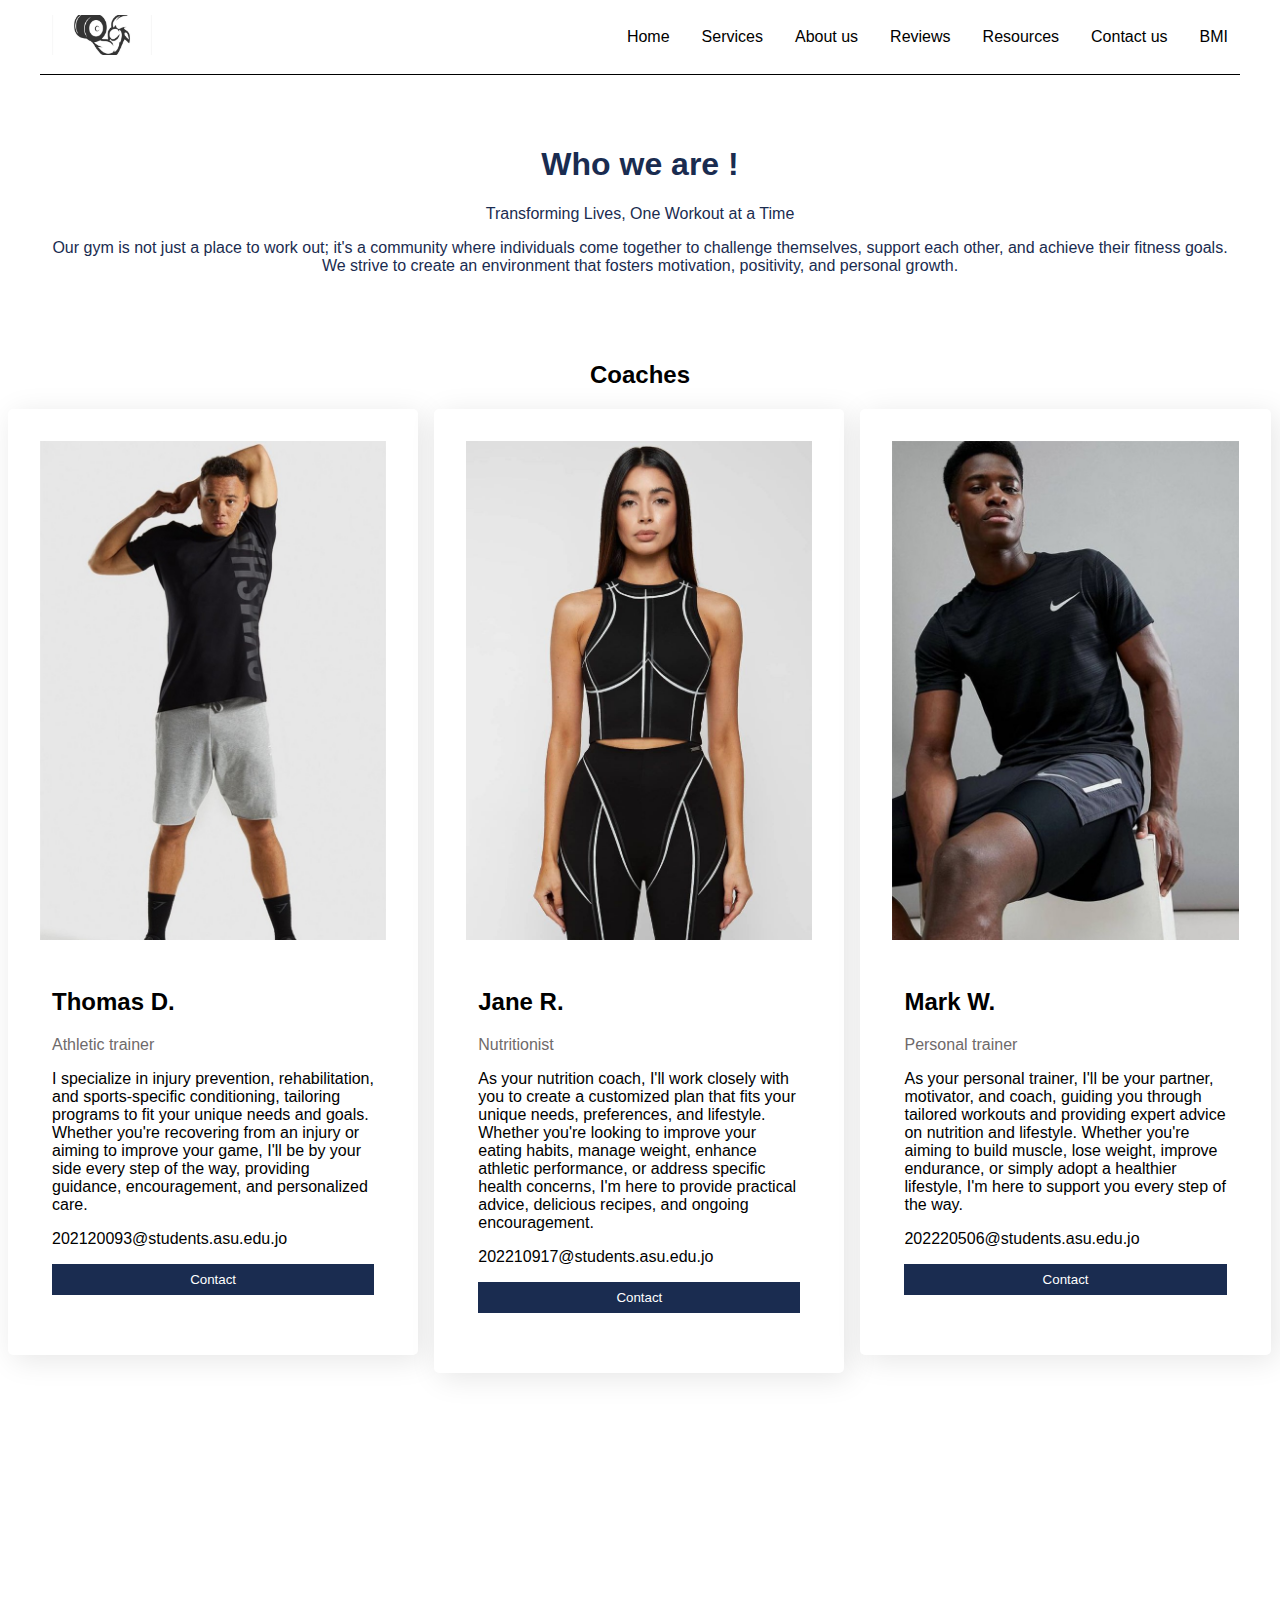
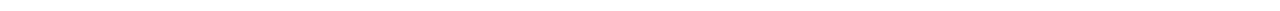
<file: AboutUs.html>
<!DOCTYPE html>
<html lang="en">
  <head>
    <meta charset="UTF-8" />
    <meta name="viewport" content="width=device-width, initial-scale=1.0" />
    <title>About us</title>
    <link rel="stylesheet" href="about.css" />
    <link
      rel="stylesheet"
      href="https://cdnjs.cloudflare.com/ajax/libs/font-awesome/6.4.2/css/all.min.css"
      integrity="sha512-z3gLpd7yknf1YoNbCzqRKc4qyor8gaKU1qmn+CShxbuBusANI9QpRohGBreCFkKxLhei6S9CQXFEbbKuqLg0DA=="
      crossorigin="anonymous"
      referrerpolicy="no-referrer"
    />
    <link
      href="https://api.fontshare.com/v2/css?f[]=satoshi@400,500,700,900&display=swap"
      rel="stylesheet"
    />
    <link
      rel="apple-touch-icon"
      sizes="180x180"
      href="images/apple-touch-icon.png"
    />
    <link
      rel="icon"
      type="image/png"
      sizes="32x32"
      href="images/favicon-32x32.png"
    />
    <link
      rel="icon"
      type="image/png"
      sizes="16x16"
      href="images/favicon-16x16.png"
    />
    <link rel="manifest" href="/site.webmanifest" />
  </head>
  <header>
    <nav class="navbar">
      <div class="container">
        <div class="logo">
          <img src="images/logo.jpg" alt="logo" />
        </div>
        <div class="nav-links">
          <ul>
            <li><a href="index.html"></a> Home</li>
            <li><a href="services.html">Services</a></li>
            <li><a href="AboutUs.html">About us</a></li>
            <li><a href="reviews.html">Reviews</a></li>
            <li><a href="resources.html">Resources</a></li>
            <li><a href="contact_us.html">Contact us</a></li>
            <li><a href="BMI.html">BMI </a></li>
          </ul>
        </div>
        <button class="menu-bar">
          <i class="fa-solid fa-bars"></i>
        </button>
      </div>
    </nav>
    <aside class="aside-content hidden">
      <div class="container">
        <div class="aside-links">
          <ul>
            <li><a href="Index.html">Home</a></li>
            <li><a href="services.html">Services</a></li>
            <li><a href="AboutUs.html">About us</a></li>
            <li><a href="reviews.html">Reviews</a></li>
            <li><a href="resources.html">Resources</a></li>
            <li><a href="contact_us.html">Contact us</a></li>
            <li><a href="BMI.html">BMI</a></li>
          </ul>
        </div>
        <button class="close-menu hidden">
          <i class="fa-solid fa-xmark"></i>
        </button>
      </div>
    </aside>
  </header>
  <body>
    <div class="about-section">
      <h1>Who we are !</h1>
      <p>Transforming Lives, One Workout at a Time</p>
      <p>
        Our gym is not just a place to work out; it's a community where
        individuals come together to challenge themselves, support each other,
        and achieve their fitness goals. We strive to create an environment that
        fosters motivation, positivity, and personal growth.
      </p>
    </div>

    <h2 style="text-align: center">Coaches</h2>
    <div class="row">
      <div class="column">
        <div class="card">
          <img src="images/coach_1.jpg" alt="Mike" style="width: 100%" />
          <div class="container">
            <h2>Thomas D.</h2>
            <p class="title">Athletic trainer</p>
            <p>
              I specialize in injury prevention, rehabilitation, and
              sports-specific conditioning, tailoring programs to fit your
              unique needs and goals. Whether you're recovering from an injury
              or aiming to improve your game, I'll be by your side every step of
              the way, providing guidance, encouragement, and personalized care.
            </p>
            <p>202120093@students.asu.edu.jo</p>
            <p><button class="button">Contact</button></p>
          </div>
        </div>
      </div>

      <div class="column">
        <div class="card">
          <img src="images/coach_2.jpg" alt="Jane" style="width: 100%" />
          <div class="container">
            <h2>Jane R.</h2>
            <p class="title">Nutritionist</p>
            <p>
              As your nutrition coach, I'll work closely with you to create a
              customized plan that fits your unique needs, preferences, and
              lifestyle. Whether you're looking to improve your eating habits,
              manage weight, enhance athletic performance, or address specific
              health concerns, I'm here to provide practical advice, delicious
              recipes, and ongoing encouragement.
            </p>
            <p>202210917@students.asu.edu.jo</p>
            <p><button class="button">Contact</button></p>
          </div>
        </div>
      </div>

      <div class="column">
        <div class="card">
          <img src="images/coach_3.jpg" alt="Mark" style="width: 100%" />
          <div class="container">
            <h2>Mark W.</h2>
            <p class="title">Personal trainer</p>
            <p>
              As your personal trainer, I'll be your partner, motivator, and
              coach, guiding you through tailored workouts and providing expert
              advice on nutrition and lifestyle. Whether you're aiming to build
              muscle, lose weight, improve endurance, or simply adopt a
              healthier lifestyle, I'm here to support you every step of the
              way.
            </p>
            <p>202220506@students.asu.edu.jo</p>
            <p><button class="button">Contact</button></p>
          </div>
        </div>
      </div>
    </div>
    <footer class="footer">
      <div class="container">
        <div class="footer-content">
          <h1>Health is not valued till sickness comes..</h1>
        </div>
      </div>
    </footer>
    <script>
      const menuBar = document.querySelector(".menu-bar");
      const closeMenu = document.querySelector(".close-menu");
      const asideContent = document.querySelector(".aside-content");

      menuBar.addEventListener("click", () => {
        asideContent.classList.remove("hidden");
        menuBar.classList.add("hidden");
        closeMenu.classList.remove("hidden");
      });

      closeMenu.addEventListener("click", () => {
        asideContent.classList.add("hidden");
        menuBar.classList.remove("hidden");
        closeMenu.classList.add("hidden");
      });
    </script>
  </body>
</html>
</file>
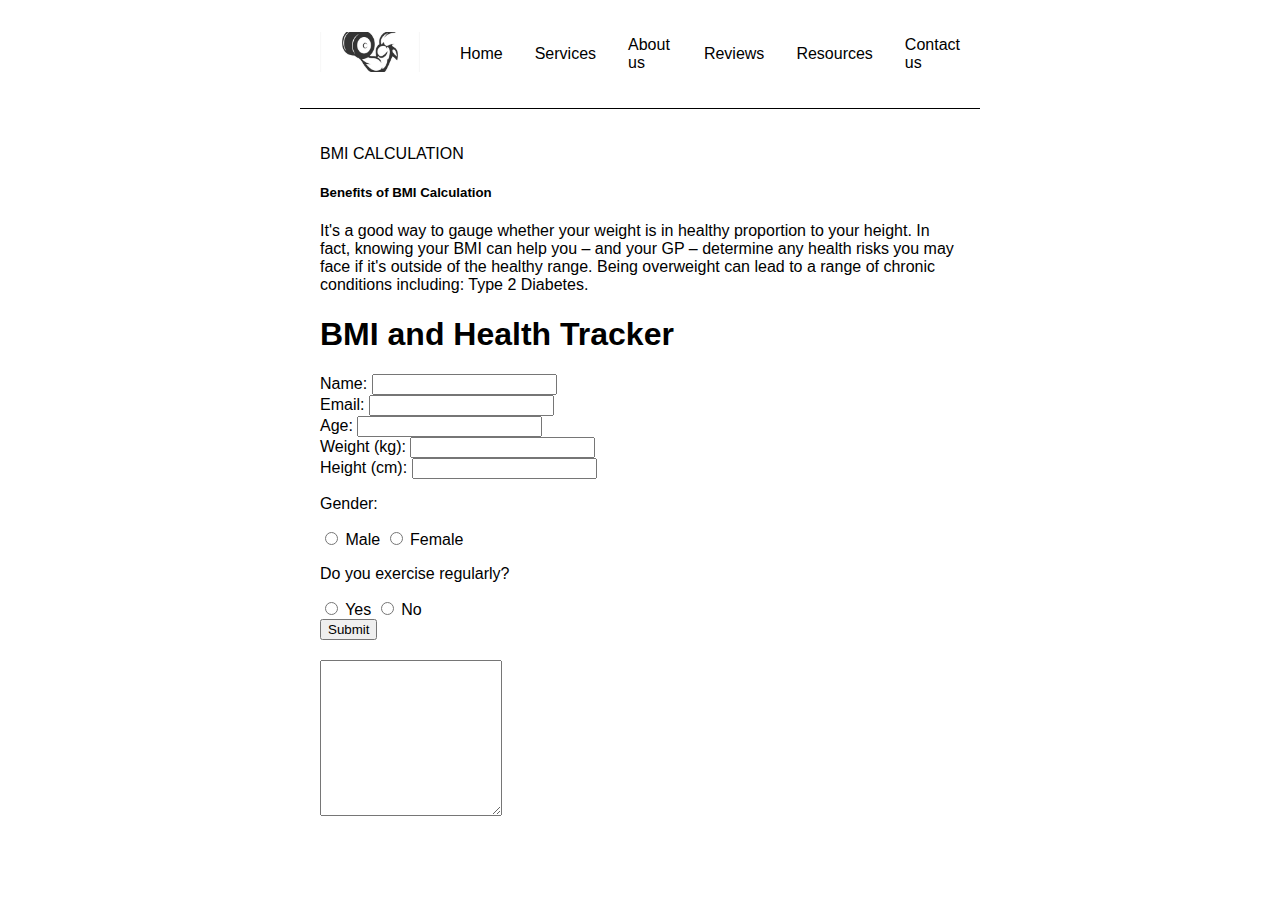
<file: BMI.html>
<!DOCTYPE html>
<html lang="en">
  <head>
    <meta charset="UTF-8" />
    <meta name="viewport" content="width=device-width, initial-scale=1.0" />
    <title>BMI and Health Tracker</title>
    <link
      rel="stylesheet"
      href="https://cdnjs.cloudflare.com/ajax/libs/font-awesome/6.4.2/css/all.min.css"
      integrity="sha512-z3gLpd7yknf1YoNbCzqRKc4qyor8gaKU1qmn+CShxbuBusANI9QpRohGBreCFkKxLhei6S9CQXFEbbKuqLg0DA=="
      crossorigin="anonymous"
      referrerpolicy="no-referrer"
    />
    <link
      href="https://api.fontshare.com/v2/css?f[]=satoshi@400,500,700,900&display=swap"
      rel="stylesheet"
    />
    <link
      rel="apple-touch-icon"
      sizes="180x180"
      href="images/apple-touch-icon.png"
    />
    <link
      rel="icon"
      type="image/png"
      sizes="32x32"
      href="images/favicon-32x32.png"
    />
    <link
      rel="icon"
      type="image/png"
      sizes="16x16"
      href="images/favicon-16x16.png"
    />
    <link rel="manifest" href="/site.webmanifest" />
    <link
      href="https://cdn.jsdelivr.net/npm/bootstrap@5.0.2/dist/css/bootstrap.min.css"
      rel="stylesheet"
      integrity="sha384-EVSTQN3/azprG1Anm3QDgpJLIm9Nao0Yz1ztcQTwFspd3yD65VohhpuuCOmLASjC"
      crossorigin="anonymous"
    />
  </head>
  <style>
    body {
      background-color: white;
      margin: 0;
      padding: 0;
      font-family: "Satoshi", sans-serif;
    }
    .container {
      width: 50%;
      margin: 0 auto;
      padding: 20px;
    }

    .error {
      color: red;
      font-size: 12px;
    }
    #result {
      margin-top: 20px;
      font-weight: bold;
    }
    img {
      object-fit: cover;
    }

    .logo img {
      width: 100px;
      height: 40px;
      object-fit: cover;
    }
    .navbar .container {
      display: flex;
      justify-content: space-between;
      align-items: center;
      border-bottom: 1px solid black;
    }
    .nav-links {
      display: flex;
      justify-content: space-between;
    }
    .navbar .container .nav-links ul {
      display: flex;
      align-items: center;
      justify-content: space-between;
      gap: 32px;
    }
    .navbar .container .nav-links ul li {
      list-style: none;
    }
    .navbar .container .nav-links ul li a {
      text-decoration: none;
      color: black;
    }
    .navbar .container .nav-links ul li a:hover {
      color: blue;
    }
    .menu-bar {
      color: black;
      display: none;
      font-size: 25px;
      cursor: pointer;
      background: transparent;
      border: none;
    }
    .aside-content {
      position: fixed;
      top: 0;
      right: 0;
      z-index: 1;
      background-color: white;
      height: 100%;
      width: 100%;
      animation: slideIn 0.5s forwards;
    }
    .aside-links ul {
      margin-top: 50px;
      display: flex;
      flex-direction: column;
      gap: 40px;
      padding: 20px;
      align-items: center;
    }
    .aside-links ul li {
      list-style: none;
    }
    .aside-links ul li a {
      text-decoration: none;
      color: black;
      font-size: 20px;
    }
    .aside-links ul li a:hover {
      color: blue;
    }
    .close-menu {
      position: absolute;
      top: 10px;
      right: 20px;
      font-size: 30px;
      cursor: pointer;
      background: transparent;
      border: none;
    }
    @keyframes slideIn {
      from {
        transform: translateX(100%);
      }
      to {
        transform: translateX(0);
      }
    }

    .hidden {
      display: none;
    }
    @media screen and (width <=1150px) {
      .first-img img {
        width: 300px;
        height: 200px;
      }
      .second-img img {
        width: 250px;
        height: 400px;
      }
      .join-us img {
        width: 300px;
        height: 70px;
      }
      .desc-content {
        gap: 100px;
      }
      .desc-content img {
        width: 400px;
        height: 350px;
      }
    }
    @media screen and (width <=920px) {
      .first-img img {
        width: 250px;
        height: 150px;
      }
      .second-img img {
        width: 200px;
        height: 350px;
      }
      .join-us img {
        width: 250px;
        height: 50px;
      }
      .desc-content {
        gap: 50px;
      }
      .desc-content img {
        width: 350px;
        height: 300px;
      }
      .about-cards {
        grid-template-columns: repeat(2, 1fr);
      }
    }
    @media screen and (width <=760px) {
      .hero-content {
        display: block;
      }
      .second-img img {
        display: none;
      }
      .first-img {
        display: none;
      }
      .join-us img {
        width: 100%;
        height: 200px;
      }
      .hero-title {
        margin-top: 0;
        max-width: 100%;
      }
      .hero-title h1 {
        font-size: 40px;
      }
      .hero-subtitle {
        font-size: 20px;
      }
      .desc-content img {
        display: none;
      }
      .desc-content p {
        font-size: 35px;
      }
      .desc-content {
        display: block;
        margin: 0 auto;
      }
      .desc-content p a {
        font-size: 20px;
        text-align: center;
      }
      .hero-subtitle {
        display: none;
      }
    }

    @media screen and (width <=770px) {
      .about-cards {
        grid-template-columns: repeat(1, 1fr);
        gap: 20px;
      }
      .about-heading h1 {
        font-size: 40px;
        text-align: center;
      }
      .menu-bar {
        display: block;
      }
      .nav-links {
        display: none;
      }
    }
    @media screen and (width <=500px) {
      .desc-content p {
        font-size: 30px;
      }
      .desc-content p a {
        font-size: 18px;
      }
      .about-heading h1 {
        font-size: 30px;
      }
      .hero-title h1 {
        font-size: 30px;
        text-align: center;
      }
    }
    @media screen and (width <=365px) {
      .desc-content p {
        font-size: 25px;
        text-align: center;
      }
      .desc-content p a {
        font-size: 16px;
      }
      .about-cards .card .card-img {
        max-width: 200px;
      }
    }
  </style>
  <script>
    window.onload = function () {
      const dateTimeElement = document.getElementById("datetime");
      setInterval(() => {
        const now = new Date();
        dateTimeElement.textContent = now.toLocaleString();
      }, 1000);
    };
  </script>

  <body>
    <header>
      <nav class="navbar">
        <div class="container">
          <div class="logo">
            <img src="images/logo.jpg" alt="logo" />
          </div>
          <div class="nav-links">
            <ul>
              <li><a href="index.html">Home</a></li>
              <li><a href="services.html">Services</a></li>
              <li><a href="AboutUs.html">About us</a></li>
              <li><a href="reviews.html">Reviews</a></li>
              <li><a href="resources.html">Resources</a></li>
              <li><a href="contact_us.html">Contact us</a></li>
            </ul>
          </div>
          <button class="menu-bar">
            <i class="fa-solid fa-bars"></i>
          </button>
        </div>
      </nav>
      <aside class="aside-content hidden">
        <div class="container">
          <div class="aside-links">
            <ul>
              <li><a href="Index.html">Home</a></li>
              <li><a href="services.html">Services</a></li>
              <li><a href="AboutUs.html">About us</a></li>
              <li><a href="reviews.html">Reviews</a></li>
              <li><a href="resources.html">Resources</a></li>
              <li><a href="contact_us.html">Contact us</a></li>
              <li><a href="BMI.html">BMI</a></li>
            </ul>
          </div>
          <button class="close-menu hidden">
            <i class="fa-solid fa-xmark"></i>
          </button>
        </div>
      </aside>
    </header>

    <div class="container">
      <p id="datetime"></p>
      <div class="card">
        <div class="card-header">BMI CALCULATION</div>
        <div class="card-body">
          <h5 class="card-title">Benefits of BMI Calculation</h5>
          <p class="card-text">
            It's a good way to gauge whether your weight is in healthy
            proportion to your height. In fact, knowing your BMI can help you –
            and your GP – determine any health risks you may face if it's
            outside of the healthy range. Being overweight can lead to a range
            of chronic conditions including: Type 2 Diabetes.
          </p>
        </div>
      </div>
      <h1>BMI and Health Tracker</h1>
      <form id="bmiForm">
        <div>
          <label for="name">Name:</label>
          <input type="text" id="name" name="name" required />
          <span class="error" id="nameError"></span>
        </div>
        <div>
          <label for="email">Email:</label>
          <input type="email" id="email" name="email" required />
          <span class="error" id="emailError"></span>
        </div>
        <div>
          <label for="age">Age:</label>
          <input type="number" id="age" name="age" required min="1" />
          <span class="error" id="ageError"></span>
        </div>
        <div>
          <label for="weight">Weight (kg):</label>
          <input type="number" id="weight" name="weight" required min="1" />
          <span class="error" id="weightError"></span>
        </div>
        <div>
          <label for="height">Height (cm):</label>
          <input type="number" id="height" name="height" required min="1" />
          <span class="error" id="heightError"></span>
        </div>
        <div>
          <p>Gender:</p>
          <input type="radio" id="male" name="gender" value="male" required />
          <label for="male">Male</label>
          <input type="radio" id="female" name="gender" value="female" />
          <label for="female">Female</label>
          <span class="error" id="genderError"></span>
        </div>
        <div>
          <p>Do you exercise regularly?</p>
          <input type="radio" id="exercise" name="exercise" value="yes" />
          <label for="exercise">Yes</label>
          <input type="radio" id="exercise" name="exercise" value="no" />
          <label for="exercise">No</label>
          <span class="error" id="exerciseError"></span>
        </div>
        <div>
          <button type="button" class="submit-btn">Submit</button>
        </div>
        <div>
          <textarea id="result" rows="10" cols="20" readonly></textarea>
        </div>
      </form>
    </div>

    <script src="BMI.js"></script>
    <script
      src="https://cdn.jsdelivr.net/npm/bootstrap@5.0.2/dist/js/bootstrap.bundle.min.js"
      integrity="sha384-MrcW6ZMFYlzcLA8Nl+NtUVF0sA7MsXsP1UyJoMp4YLEuNSfAP+JcXn/tWtIaxVXM"
      crossorigin="anonymous"
    ></script>
  </body>
</html>
</file>
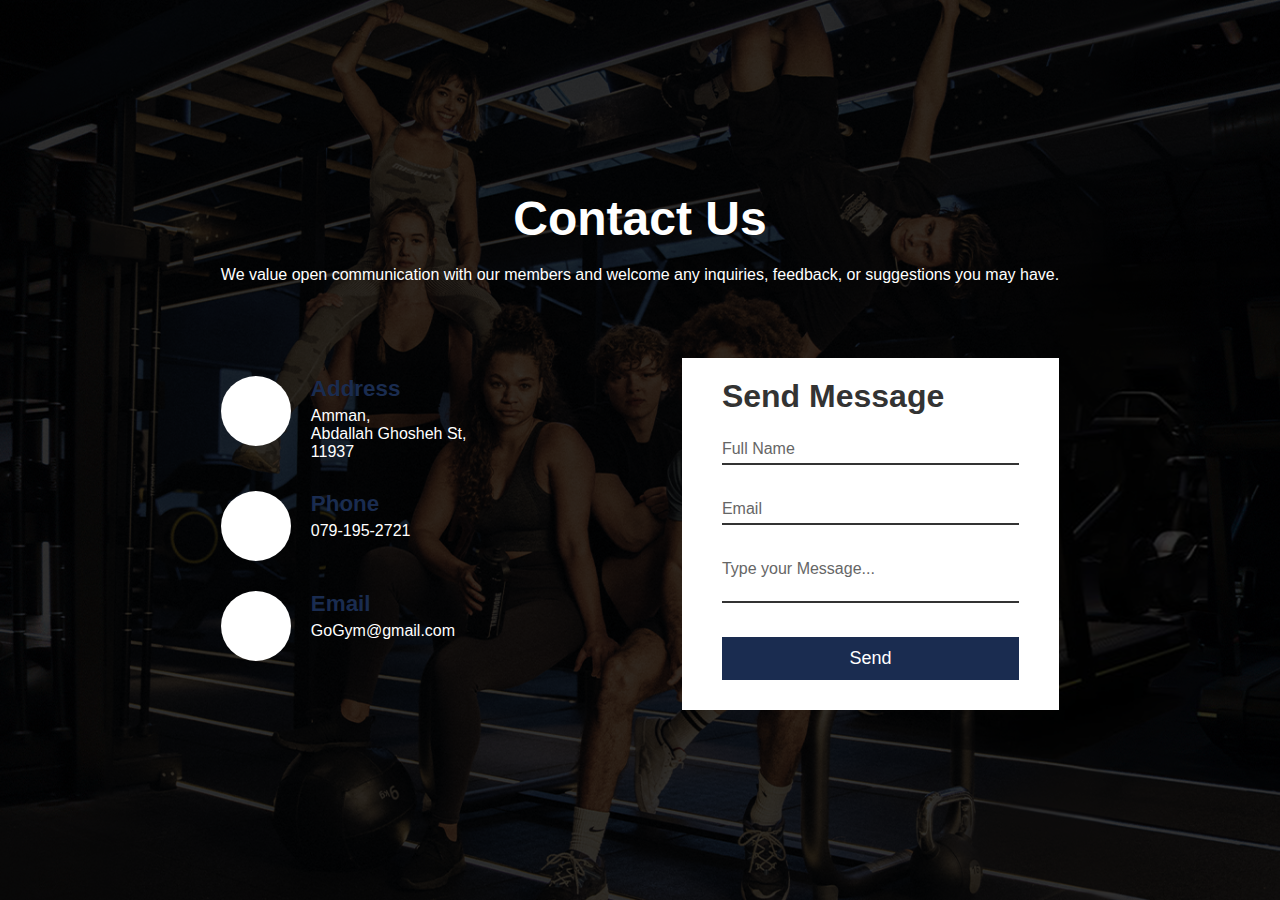
<file: contact_us.html>
<!DOCTYPE html>
<html lang="en">
  <head>
    <meta charset="UTF-8" />
    <meta name="viewport" content="width=device-width, initial-scale=" />
    <title>Contact Us Page</title>
    <link rel="stylesheet" href="contact-style.css" />
    <link
      rel="stylesheet"
      href="https://cdnjs.cloudflare.com/ajax/libs/font-awesome/6.4.2/css/all.min.css"
      integrity="sha512-z3gLpd7yknf1YoNbCzqRKc4qyor8gaKU1qmn+CShxbuBusANI9QpRohGBreCFkKxLhei6S9CQXFEbbKuqLg0DA=="
      crossorigin="anonymous"
      referrerpolicy="no-referrer"
    />
  </head>
  <style></style>
  <body>
    <section>
      <div class="section-header">
        <div class="container">
          <h2>Contact Us</h2>
          <p>
            We value open communication with our members and welcome any
            inquiries, feedback, or suggestions you may have.
          </p>
        </div>
      </div>

      <div class="container">
        <div class="row">
          <div class="contact-info">
            <div class="contact-info-item">
              <div class="contact-info-icon">
                <i class="fas fa-home"></i>
              </div>

              <div class="contact-info-content">
                <h4>Address</h4>
                <p>Amman,<br />Abdallah Ghosheh St, <br />11937</p>
              </div>
            </div>

            <div class="contact-info-item">
              <div class="contact-info-icon">
                <i class="fas fa-phone"></i>
              </div>

              <div class="contact-info-content">
                <h4>Phone</h4>
                <p>079-195-2721</p>
              </div>
            </div>

            <div class="contact-info-item">
              <div class="contact-info-icon">
                <i class="fas fa-envelope"></i>
              </div>

              <div class="contact-info-content">
                <h4>Email</h4>
                <p>GoGym@gmail.com</p>
              </div>
            </div>
          </div>

          <div class="contact-form">
            <form action="" id="contact-form">
              <h2>Send Message</h2>
              <div class="input-box">
                <input type="text" required="true" name="" />
                <span>Full Name</span>
              </div>

              <div class="input-box">
                <input type="email" required="true" name="" />
                <span>Email</span>
              </div>

              <div class="input-box">
                <textarea required="true" name=""></textarea>
                <span>Type your Message...</span>
              </div>

              <div class="input-box">
                <input type="submit" value="Send" name="" />
              </div>
            </form>
          </div>
        </div>
      </div>
    </section>
  </body>
</html>
</file>
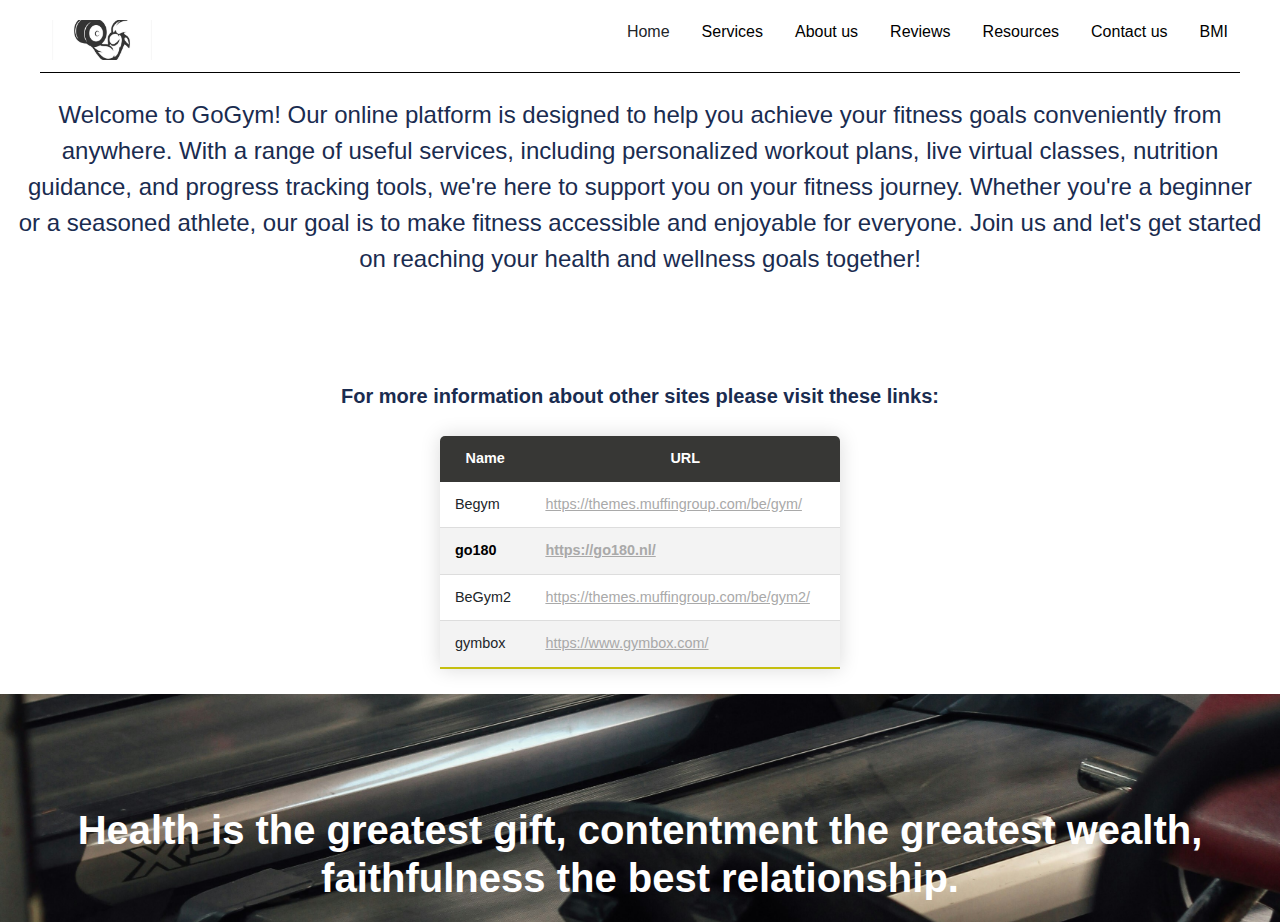
<file: resources.html>
<!DOCTYPE html>
<html lang="en">
  <head>
    <meta charset="UTF-8" />
    <meta http-equiv="X-UA-Compatible" content="IE=edge" />
    <meta name="viewport" content="width=device-width, initial-scale=1.0" />
    <title>GoGym Resources</title>
    <link
      href="https://cdn.jsdelivr.net/npm/bootstrap@5.3.3/dist/css/bootstrap.min.css"
      rel="stylesheet"
      integrity="sha384-QWTKZyjpPEjISv5WaRU9OFeRpok6YctnYmDr5pNlyT2bRjXh0JMhjY6hW+ALEwIH"
      crossorigin="anonymous"
    />
  </head>

  <body>
    <style>
      * {
        margin: 0;
        padding: 0;
        font-family: "Satoshi", sans-serif;
      }

      .content-table {
        border-collapse: collapse;
        margin: 25px auto;
        font-size: 0.9em;
        min-width: 400px;
        border-radius: 5px 5px 0 0;
        overflow: hidden;
        box-shadow: 0 0 20px rgba(4, 4, 4, 0.15);
      }

      .content-table thead tr {
        background-color: #373735;
        color: #ffffff;
        text-align: left;
        font-weight: bold;
      }

      .content-table th,
      .content-table td {
        padding: 12px 15px;
      }

      .content-table tbody tr {
        border-bottom: 1px solid #dddddd;
      }

      .content-table tbody tr:nth-of-type(even) {
        background-color: #f3f3f3;
      }

      .content-table tbody tr:last-of-type {
        border-bottom: 2px solid #c5bf0f;
      }

      .content-table tbody tr.active-row {
        font-weight: bold;
        color: #000000;
      }
      .container {
        max-width: 1200px;
        margin: 0 auto;
        padding: 12px;
      }
      .logo img {
        width: 100px;
        height: 40px;
        object-fit: cover;
      }
      .navbar .container {
        display: flex;
        justify-content: space-between;
        align-items: center;
        border-bottom: 1px solid black;
      }
      .nav-links {
        display: flex;
        justify-content: space-between;
      }
      .navbar .container .nav-links ul {
        display: flex;
        align-items: center;
        justify-content: space-between;
        gap: 2rem;
      }
      .navbar .container .nav-links ul li {
        list-style: none;
      }
      .navbar .container .nav-links ul li a {
        text-decoration: none;
        color: black;
      }
      .navbar .container .nav-links ul li a:hover {
        color: blue;
      }
      thead tr th {
        text-align: center;
      }
      p {
        text-align: center;
        font-size: 24px;
        margin: 16px;
      }
      .footer {
        background: url("images/treadmill.jpg");
        background-repeat: no-repeat;
        background-size: cover;
        background-position: center;
        background-attachment: fixed;
      }
      .footer h1 {
        font-size: 40px;
        font-weight: bold;
        color: white;
        text-align: center;
        padding-top: 100px;
      }
      .menu-bar {
        color: black;
        display: none;
        font-size: 25px;
        cursor: pointer;
        background: transparent;
        border: none;
      }
      .aside-content {
        position: absolute;
        top: 0;
        right: 0;
        z-index: 1;
        background-color: white;
        height: 100%;
        width: 100%;
        animation: slideIn 0.5s forwards;
      }
      .aside-links ul {
        margin-top: 50px;
        display: flex;
        flex-direction: column;
        gap: 40px;
        padding: 20px;
        align-items: center;
      }
      .aside-links ul li {
        list-style: none;
      }
      .aside-links ul li a {
        text-decoration: none;
        color: black;
        font-size: 20px;
      }
      .aside-links ul li a:hover {
        color: blue;
      }
      .close-menu {
        position: absolute;
        top: 10px;
        right: 20px;
        font-size: 30px;
        cursor: pointer;
        background: transparent;
        border: none;
      }
      @keyframes slideIn {
        from {
          transform: translateX(100%);
        }
        to {
          transform: translateX(0);
        }
      }

      .hidden {
        display: none;
      }
      @media screen and (width <=1150px) {
        .first-img img {
          width: 300px;
          height: 200px;
        }
        .second-img img {
          width: 250px;
          height: 400px;
        }
        .join-us img {
          width: 300px;
          height: 70px;
        }
        .desc-content {
          gap: 100px;
        }
        .desc-content img {
          width: 400px;
          height: 350px;
        }
      }
      @media screen and (width <=920px) {
        .first-img img {
          width: 250px;
          height: 150px;
        }
        .second-img img {
          width: 200px;
          height: 350px;
        }
        .join-us img {
          width: 250px;
          height: 50px;
        }
        .desc-content {
          gap: 50px;
        }
        .desc-content img {
          width: 350px;
          height: 300px;
        }
        .about-cards {
          grid-template-columns: repeat(2, 1fr);
        }
      }
      @media screen and (width <=760px) {
        .hero-content {
          display: block;
        }
        .second-img img {
          display: none;
        }
        .first-img {
          display: none;
        }
        .join-us img {
          width: 100%;
          height: 200px;
        }
        .hero-title {
          margin-top: 0;
          max-width: 100%;
        }
        .hero-title h1 {
          font-size: 40px;
        }
        .hero-subtitle {
          font-size: 20px;
        }
        .desc-content img {
          display: none;
        }
        .desc-content p {
          font-size: 35px;
        }
        .desc-content {
          display: block;
          margin: 0 auto;
        }
        .desc-content p a {
          font-size: 20px;
          text-align: center;
        }
        .hero-subtitle {
          display: none;
        }
      }

      @media screen and (width <=770px) {
        .about-cards {
          grid-template-columns: repeat(1, 1fr);
          gap: 20px;
        }
        .about-heading h1 {
          font-size: 40px;
          text-align: center;
        }
        .menu-bar {
          display: inline-block;
        }
        .nav-links {
          display: none;
        }
      }
      @media screen and (width <=500px) {
        .desc-content p {
          font-size: 30px;
        }
        .desc-content p a {
          font-size: 18px;
        }
        .about-heading h1 {
          font-size: 30px;
        }
        .hero-title h1 {
          font-size: 30px;
          text-align: center;
        }
      }
      @media screen and (width <=365px) {
        .desc-content p {
          font-size: 25px;
          text-align: center;
        }
        .desc-content p a {
          font-size: 16px;
        }
        .about-cards .card .card-img {
          max-width: 200px;
        }
      }
    </style>
    <header>
      <nav class="navbar">
        <div class="container">
          <div class="logo">
            <img src="images/logo.jpg" alt="logo" />
          </div>
          <div class="nav-links">
            <ul>
              <li><a href="Index.html"></a> Home</li>
              <li><a href="services.html">Services</a></li>
              <li><a href="AboutUs.html">About us</a></li>
              <li><a href="reviews.html">Reviews</a></li>
              <li><a href="resources.html">Resources</a></li>
              <li><a href="contact_us.html">Contact us</a></li>
              <li><a href="BMI.html">BMI </a></li>
            </ul>
          </div>
          <button class="menu-bar">
            <i class="fa-solid fa-bars"></i>
          </button>
        </div>
      </nav>
      <aside class="aside-content hidden">
        <div class="container">
          <div class="aside-links">
            <ul>
              <li><a href="index.html">Home</a></li>
              <li><a href="services.html">Services</a></li>
              <li><a href="AboutUs.html">About us</a></li>
              <li><a href="reviews.html">Reviews</a></li>
              <li><a href="resources.html">Resources</a></li>
              <li><a href="contact_us.html">Contact us</a></li>
              <li><a href="BMI.html">BMI</a></li>
            </ul>
          </div>
          <button class="close-menu hidden">
            <i class="fa-solid fa-xmark"></i>
          </button>
        </div>
      </aside>
    </header>

    <p style="color: #1a2c50">
      Welcome to GoGym! Our online platform is designed to help you achieve your
      fitness goals conveniently from anywhere. With a range of useful services,
      including personalized workout plans, live virtual classes, nutrition
      guidance, and progress tracking tools, we're here to support you on your
      fitness journey. Whether you're a beginner or a seasoned athlete, our goal
      is to make fitness accessible and enjoyable for everyone. Join us and
      let's get started on reaching your health and wellness goals together!
    </p>
    <br /><br /><br />
    <p style="font-size: 20px; font-weight: bold; color: #1a2c50">
      For more information about other sites please visit these links:
    </p>
    <table class="content-table">
      <thead>
        <tr>
          <th>Name</th>
          <th>URL</th>
        </tr>
      </thead>
      <tbody>
        <tr>
          <td>Begym</td>
          <td>
            <a
              href="https://themes.muffingroup.com/be/gym/ "
              style="color: darkgray"
              >https://themes.muffingroup.com/be/gym/</a
            >
          </td>
        </tr>
        <tr class="active-row">
          <td>go180</td>
          <td>
            <a href="https://go180.nl/" style="color: darkgray"
              >https://go180.nl/</a
            >
          </td>
        </tr>
        <tr>
          <td>BeGym2</td>
          <td>
            <a
              href="https://themes.muffingroup.com/be/gym2/"
              style="color: darkgray"
              >https://themes.muffingroup.com/be/gym2/</a
            >
          </td>
        </tr>
        <tr>
          <td>gymbox</td>
          <td>
            <a href="https://www.gymbox.com/" style="color: darkgray"
              >https://www.gymbox.com/</a
            >
          </td>
        </tr>
      </tbody>
    </table>
    <footer class="footer">
      <div class="container">
        <div class="footer-content">
          <h1>
            Health is the greatest gift, contentment the greatest wealth,
            faithfulness the best relationship.
          </h1>
        </div>
      </div>
    </footer>
    <script>
      const asideContent = document.querySelector(".aside-content");
      const closeAside = document.querySelector(".close-menu");
      const openAside = document.querySelector(".menu-bar");

      openAside.addEventListener("click", () => {
        asideContent.classList.toggle("hidden");
        openAside.classList.toggle("hidden");
        closeAside.classList.toggle("hidden");
      });

      closeAside.addEventListener("click", () => {
        asideContent.classList.toggle("hidden");
        openAside.classList.toggle("hidden");
        closeAside.classList.toggle("hidden");
      });
    </script>
  </body>
</html>
</file>
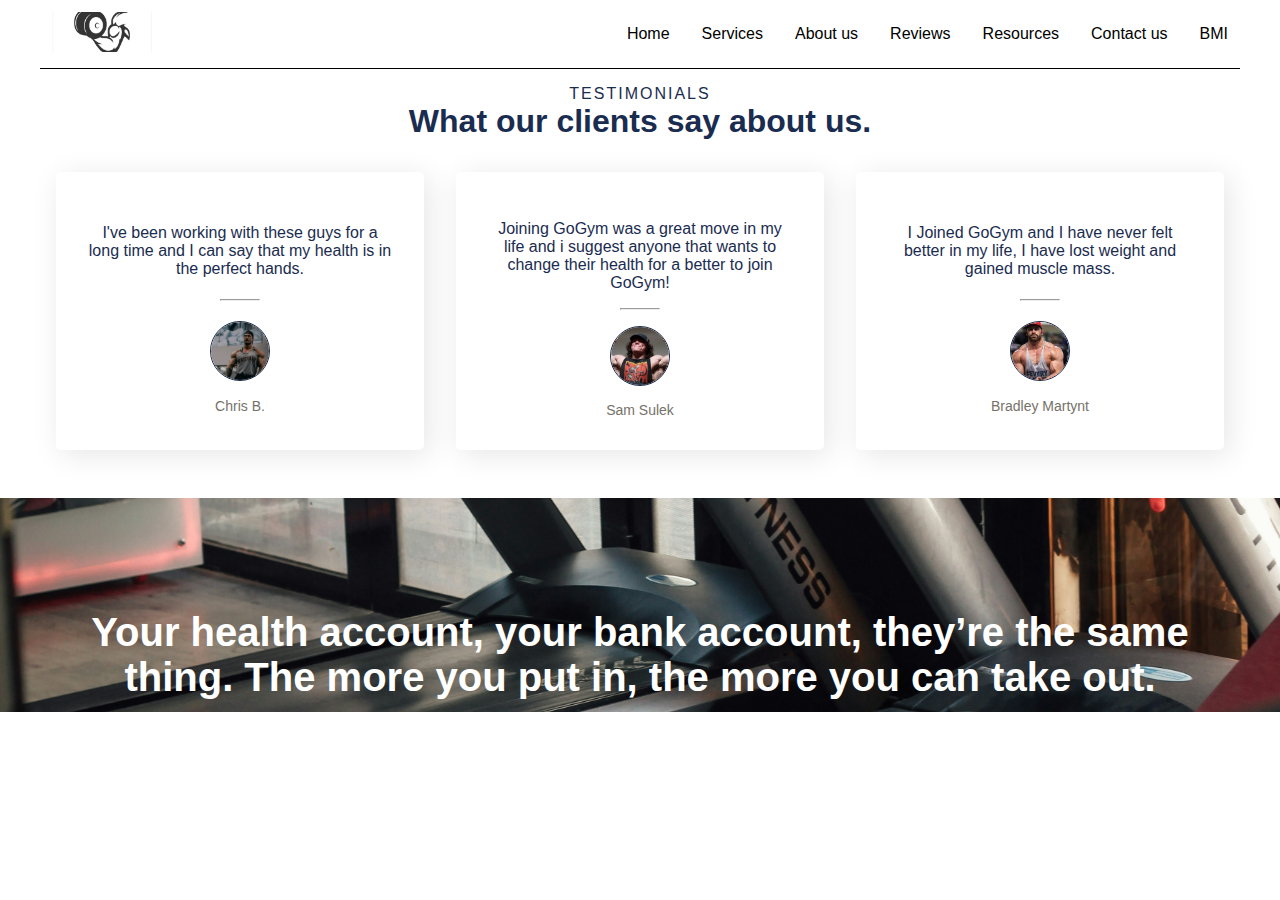
<file: reviews.html>
<!DOCTYPE html>
<html lang="en">
  <head>
    <meta charset="UTF-8" />
    <meta http-equiv="X-UA-Compatible" content="IE=edge" />
    <meta name="viewport" content="width=device-width, initial-scale=1.0" />
    <link
      rel="stylesheet"
      href="https://cdnjs.cloudflare.com/ajax/libs/font-awesome/6.4.2/css/all.min.css"
      integrity="sha512-z3gLpd7yknf1YoNbCzqRKc4qyor8gaKU1qmn+CShxbuBusANI9QpRohGBreCFkKxLhei6S9CQXFEbbKuqLg0DA=="
      crossorigin="anonymous"
      referrerpolicy="no-referrer"
    />
    <link
      href="https://api.fontshare.com/v2/css?f[]=satoshi@400,500,700,900&display=swap"
      rel="stylesheet"
    />
    <link
      rel="apple-touch-icon"
      sizes="180x180"
      href="images/apple-touch-icon.png"
    />
    <link
      rel="icon"
      type="image/png"
      sizes="32x32"
      href="images/favicon-32x32.png"
    />
    <link
      rel="icon"
      type="image/png"
      sizes="16x16"
      href="images/favicon-16x16.png"
    />
    <link rel="manifest" href="/site.webmanifest" />

    <title>Our Reviews</title>
  </head>
  <body>
    <style>
      @import url("https://fonts.googleapis.com/css2?family=Noto+Serif:wght@700&family=Poppins:wght@400;500;600&display=swap");

      :root {
        --primary-color: #1a2c50;
        --secondary-color: #f4f7fe;
        --text-dark: #333333;
        --text-light: #767268;
        --extra-light: #ffffff;
      }

      * {
        padding: 0;
        margin: 0;
        box-sizing: border-box;
      }

      body {
        font-family: "Satoshi", sans-serif;
        color: #1a2c50;
      }

      .section__container {
        width: 100%;
        max-width: 1200px;
        margin: auto;
        padding: 16px;
        text-align: center;
      }

      .header {
        margin-bottom: 32px;
      }

      .header p {
        letter-spacing: 2px;
        font-size: 16px;
        font-weight: 500;
      }

      .header h1 {
        font-size: 32px;
        font-weight: 900;
      }

      .testimonials__grid {
        width: 100%;
        display: grid;
        grid-template-columns: repeat(3, 1fr);
        gap: 32px;
        margin-bottom: 32px;
      }

      .card {
        padding: 32px;
        display: grid;
        gap: 16px;
        background-color: #ffffff;
        border-radius: 5px;
        box-shadow: 5px 5px 30px rgba(0, 0, 0, 0.1);
        cursor: pointer;
      }

      .card i {
        font-size: 40px;
        color: gold;
      }

      .card p {
        font-size: 16px;
        font-weight: 500;
      }

      .card hr {
        width: 40px;
        margin: auto;
        color: #767268;
      }

      .card img {
        width: 60px;
        height: 60px;
        margin: auto;
        border-radius: 50%;
        border: 1px solid #1a2c50;
      }

      .card .name {
        font-size: 14px;
        font-weight: 400;
        color: #767268;
        transition: 0.3s;
      }

      .card .name:hover {
        color: #1a2c50;
      }

      .footer h4 {
        font-size: 20px;
        font-weight: 900;
        margin-bottom: 16px;
      }

      .footer p {
        max-width: 450px;
        margin: auto;
        font-size: 14px;
        line-height: 24px;
        margin-bottom: 32px;
      }
      img {
        object-fit: cover;
      }

      @media screen and (width < 900px) {
        .testimonials__grid {
          grid-template-columns: repeat(2, 1fr);
          gap: 16px;
        }
      }

      @media screen and (width < 600px) {
        .testimonials__grid {
          grid-template-columns: repeat(1, 1fr);
        }
      }
      .container {
        max-width: 1200px;
        margin: 0 auto;
        padding: 12px;
      }
      .logo img {
        width: 100px;
        height: 40px;
        object-fit: cover;
      }
      .navbar .container {
        display: flex;
        justify-content: space-between;
        align-items: center;
        border-bottom: 1px solid black;
      }
      .nav-links {
        display: flex;
        justify-content: space-between;
      }
      .navbar .container .nav-links ul {
        display: flex;
        align-items: center;
        justify-content: space-between;
        gap: 32px;
      }
      .navbar .container .nav-links ul li {
        list-style: none;
      }
      .navbar .container .nav-links ul li a {
        text-decoration: none;
        color: black;
      }
      .navbar .container .nav-links ul li a:hover {
        color: blue;
      }
      .menu-bar {
        color: black;
        display: none;
        font-size: 25px;
        cursor: pointer;
        background: transparent;
        border: none;
      }
      .footer {
        background: url("images/treadmill.jpg");
        background-repeat: no-repeat;
        background-size: cover;
        background-position: center;
        background-attachment: fixed;
      }
      .footer h1 {
        font-size: 40px;
        font-weight: bold;
        color: white;
        text-align: center;
        padding-top: 100px;
      }
      .aside-content {
        position: fixed;
        top: 0;
        right: 0;
        z-index: 1;
        background-color: white;
        height: 100%;
        width: 100%;
        animation: slideIn 0.5s forwards;
      }
      .aside-links ul {
        margin-top: 50px;
        display: flex;
        flex-direction: column;
        gap: 40px;
        padding: 20px;
        align-items: center;
      }
      .aside-links ul li {
        list-style: none;
      }
      .aside-links ul li a {
        text-decoration: none;
        color: black;
        font-size: 20px;
      }
      .aside-links ul li a:hover {
        color: blue;
      }
      .close-menu {
        position: absolute;
        top: 10px;
        right: 20px;
        font-size: 30px;
        cursor: pointer;
        background: transparent;
        border: none;
      }
      @keyframes slideIn {
        from {
          transform: translateX(100%);
        }
        to {
          transform: translateX(0);
        }
      }

      .hidden {
        display: none;
      }
      @media screen and (width <=1150px) {
        .first-img img {
          width: 300px;
          height: 200px;
        }
        .second-img img {
          width: 250px;
          height: 400px;
        }
        .join-us img {
          width: 300px;
          height: 70px;
        }
        .desc-content {
          gap: 100px;
        }
        .desc-content img {
          width: 400px;
          height: 350px;
        }
      }
      @media screen and (width <=920px) {
        .first-img img {
          width: 250px;
          height: 150px;
        }
        .second-img img {
          width: 200px;
          height: 350px;
        }
        .join-us img {
          width: 250px;
          height: 50px;
        }
        .desc-content {
          gap: 50px;
        }
        .desc-content img {
          width: 350px;
          height: 300px;
        }
        .about-cards {
          grid-template-columns: repeat(2, 1fr);
        }
      }
      @media screen and (width <=760px) {
        .hero-content {
          display: block;
        }
        .second-img img {
          display: none;
        }
        .first-img {
          display: none;
        }
        .join-us img {
          width: 100%;
          height: 200px;
        }
        .hero-title {
          margin-top: 0;
          max-width: 100%;
        }
        .hero-title h1 {
          font-size: 40px;
        }
        .hero-subtitle {
          font-size: 20px;
        }
        .desc-content img {
          display: none;
        }
        .desc-content p {
          font-size: 35px;
        }
        .desc-content {
          display: block;
          margin: 0 auto;
        }
        .desc-content p a {
          font-size: 20px;
          text-align: center;
        }
        .hero-subtitle {
          display: none;
        }
      }

      @media screen and (width <=770px) {
        .about-cards {
          grid-template-columns: repeat(1, 1fr);
          gap: 20px;
        }
        .about-heading h1 {
          font-size: 40px;
          text-align: center;
        }
        .menu-bar {
          display: block;
        }
        .nav-links {
          display: none;
        }
      }
      @media screen and (width <=500px) {
        .desc-content p {
          font-size: 30px;
        }
        .desc-content p a {
          font-size: 18px;
        }
        .about-heading h1 {
          font-size: 30px;
        }
        .hero-title h1 {
          font-size: 30px;
          text-align: center;
        }
      }
      @media screen and (width <=365px) {
        .desc-content p {
          font-size: 25px;
          text-align: center;
        }
        .desc-content p a {
          font-size: 16px;
        }
        .about-cards .card .card-img {
          max-width: 200px;
        }
      }
    </style>
    <header>
      <nav class="navbar">
        <div class="container">
          <div class="logo">
            <img src="images/logo.jpg" alt="logo" />
          </div>
          <div class="nav-links">
            <ul>
              <li><a href="Index.html">Home</a></li>
              <li><a href="services.html">Services</a></li>
              <li><a href="AboutUs.html">About us</a></li>
              <li><a href="reviews.html">Reviews</a></li>
              <li><a href="resources.html">Resources</a></li>
              <li><a href="contact_us.html">Contact us</a></li>
              <li><a href="BMI.html">BMI </a></li>
            </ul>
          </div>
          <button class="menu-bar">
            <i class="fa-solid fa-bars"></i>
          </button>
        </div>
      </nav>
      <aside class="aside-content hidden">
        <div class="container">
          <div class="aside-links">
            <ul>
              <li><a href="index.html">Home</a></li>
              <li><a href="services.html">Services</a></li>
              <li><a href="AboutUs.html">About us</a></li>
              <li><a href="reviews.html">Reviews</a></li>
              <li><a href="resources.html">Resources</a></li>
              <li><a href="contact_us.html">Contact us</a></li>
              <li><a href="BMI.html">BMI</a></li>
            </ul>
          </div>
          <button class="close-menu hidden">
            <i class="fa-solid fa-xmark"></i>
          </button>
        </div>
      </aside>
    </header>
    <div class="section__container">
      <div class="header">
        <p>TESTIMONIALS</p>
        <h1>What our clients say about us.</h1>
      </div>
      <div class="testimonials__grid">
        <div class="card">
          <span><i class="ri-double-quotes-l"></i></span>
          <p>
            I've been working with these guys for a long time and I can say that
            my health is in the perfect hands.
          </p>
          <hr />
          <img src="images/cbum.jpg" alt="user" />
          <p class="name">Chris B.</p>
        </div>
        <div class="card">
          <span><i class="ri-double-quotes-l"></i></span>
          <p>
            Joining GoGym was a great move in my life and i suggest anyone that
            wants to change their health for a better to join GoGym!
          </p>
          <hr />
          <img src="images/samsulek.jpg" alt="user" />
          <p class="name">Sam Sulek</p>
        </div>
        <div class="card">
          <span><i class="ri-double-quotes-l"></i></span>
          <p>
            I Joined GoGym and I have never felt better in my life, I have lost
            weight and gained muscle mass.
          </p>
          <hr />
          <img src="images/bradley.jpg" alt="user" />
          <p class="name">Bradley Martynt</p>
        </div>
      </div>
    </div>
    <footer class="footer">
      <div class="container">
        <div class="footer-content">
          <h1>
            Your health account, your bank account, they’re the same thing. The
            more you put in, the more you can take out.
          </h1>
        </div>
      </div>
    </footer>
    <script>
      const asideContent = document.querySelector(".aside-content");
      const closeAside = document.querySelector(".close-menu");
      const openAside = document.querySelector(".menu-bar");

      openAside.addEventListener("click", () => {
        asideContent.classList.toggle("hidden");
        openAside.classList.toggle("hidden");
        closeAside.classList.toggle("hidden");
      });

      closeAside.addEventListener("click", () => {
        asideContent.classList.toggle("hidden");
        openAside.classList.toggle("hidden");
        closeAside.classList.toggle("hidden");
      });
    </script>
  </body>
</html>
</file>
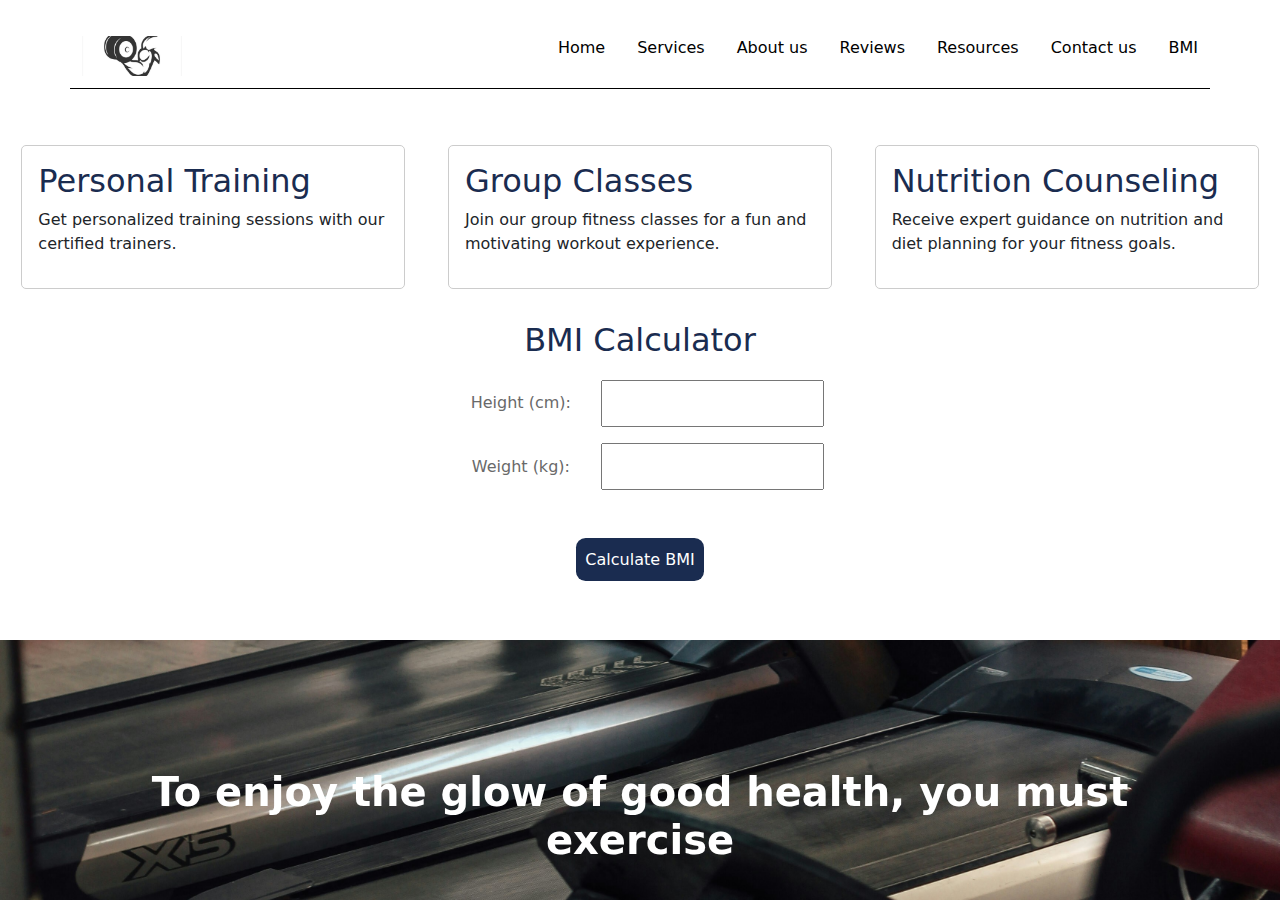
<file: services.html>
<!DOCTYPE html>
<html lang="en">
  <head>
    <meta charset="UTF-8" />
    <meta name="viewport" content="width=device-width, initial-scale=1.0" />
    <title>Gym Services</title>
    <link rel="stylesheet" href="services.css" />
    <link
      rel="stylesheet"
      href="https://cdnjs.cloudflare.com/ajax/libs/font-awesome/6.4.2/css/all.min.css"
      integrity="sha512-z3gLpd7yknf1YoNbCzqRKc4qyor8gaKU1qmn+CShxbuBusANI9QpRohGBreCFkKxLhei6S9CQXFEbbKuqLg0DA=="
      crossorigin="anonymous"
      referrerpolicy="no-referrer"
    />
    <link
      href="https://api.fontshare.com/v2/css?f[]=satoshi@400,500,700,900&display=swap"
      rel="stylesheet"
    />
    <link
      rel="apple-touch-icon"
      sizes="180x180"
      href="images/apple-touch-icon.png"
    />
    <link
      rel="icon"
      type="image/png"
      sizes="32x32"
      href="images/favicon-32x32.png"
    />
    <link
      rel="icon"
      type="image/png"
      sizes="16x16"
      href="images/favicon-16x16.png"
    />
    <link rel="manifest" href="/site.webmanifest" />
    <link
      href="https://cdn.jsdelivr.net/npm/bootstrap@5.3.3/dist/css/bootstrap.min.css"
      rel="stylesheet"
      integrity="sha384-QWTKZyjpPEjISv5WaRU9OFeRpok6YctnYmDr5pNlyT2bRjXh0JMhjY6hW+ALEwIH"
      crossorigin="anonymous"
    />
  </head>

  <script>
    document.addEventListener("DOMContentLoaded", (event) => {
      const dateTimeElement = document.getElementById("dateTime");
      const now = new Date();
      dateTimeElement.textContent = now.toLocaleString();
    });

    function calculateBMI() {
      const height = document.getElementById("height").value;
      const weight = document.getElementById("weight").value;
      const resultDiv = document.getElementById("result");
      const reportDiv = document.getElementById("report");

      if (height <= 0 || weight <= 0) {
        resultDiv.textContent = "Please enter valid height and weight.";
        return false;
      }

      const heightInMeters = height / 100;
      const bmi = (weight / heightInMeters ** 2).toFixed(2);

      let category = "";
      if (bmi < 18.5) {
        category = "Underweight";
      } else if (bmi < 24.9) {
        category = "Normal weight";
      } else if (bmi < 29.9) {
        category = "Overweight";
      } else {
        category = "Obese";
      }

      const report = `
            <h2>BMI Report</h2>
            <p><strong>Height:</strong> ${height} cm</p>
            <p><strong>Weight:</strong> ${weight} kg</p>
            <p><strong>BMI:</strong> ${bmi}</p>
            <p><strong>Category:</strong> ${category}</p>
        `;

      resultDiv.textContent = `Your BMI is ${bmi} (${category}).`;

      return false; // Prevent form submission
    }
  </script>
  <body>
    <header>
      <nav class="navbar">
        <div class="container">
          <div class="logo">
            <img src="images/logo.jpg" alt="logo" />
          </div>
          <div class="nav-links">
            <ul>
              <li><a href="index.html">Home</a></li>
              <li><a href="services.html">Services</a></li>
              <li><a href="AboutUs.html">About us</a></li>
              <li><a href="reviews.html">Reviews</a></li>
              <li><a href="resources.html">Resources</a></li>
              <li><a href="contact_us.html">Contact us</a></li>
              <li><a href="BMI.html">BMI </a></li>
            </ul>
          </div>
          <button class="menu-bar">
            <i class="fa-solid fa-bars"></i>
          </button>
        </div>
      </nav>
      <aside class="aside-content hidden">
        <div class=".container">
          <div class="aside-links">
            <ul>
              <li><a href="Index.html">Home</a></li>
              <li><a href="services.html">Services</a></li>
              <li><a href="AboutUs.html">About us</a></li>
              <li><a href="reviews.html">Reviews</a></li>
              <li><a href="resources.html">Resources</a></li>
              <li><a href="contact_us.html">Contact us</a></li>
              <li><a href="BMI.html">BMI</a></li>
            </ul>
          </div>
          <button class="close-menu hidden">
            <i class="fa-solid fa-xmark"></i>
          </button>
        </div>
      </aside>
    </header>

    <section class="services .container-md">
      <div class="service">
        <h2 style="color: #1a2c50">Personal Training</h2>
        <p>Get personalized training sessions with our certified trainers.</p>
      </div>

      <div class="service">
        <h2 style="color: #1a2c50">Group Classes</h2>
        <p>
          Join our group fitness classes for a fun and motivating workout
          experience.
        </p>
      </div>
      <div class="service">
        <h2 style="color: #1a2c50">Nutrition Counseling</h2>
        <p>
          Receive expert guidance on nutrition and diet planning for your
          fitness goals.
        </p>
      </div>
    </section>

    <section class="bmi-calculator">
      <h2 style="color: #1a2c50">BMI Calculator</h2>
      <form id="bmiForm" onsubmit="return calculateBMI()">
        <label for="height" style="color: dimgray">Height (cm):</label>
        <input type="number" id="height" name="height" min="50" required /><span
          class="error"
          id="heightError"
        ></span
        ><br />

        <label for="weight" style="color: dimgray">Weight (kg):</label>
        <input type="number" id="weight" name="weight" min="1" required /><span
          class="error"
          id="weightError"
        ></span
        ><br />

        <button class="submit-btn" type="submit">Calculate BMI</button>
      </form>

      <!-- Result -->
      <div id="result" style="color: rgb(52, 49, 49)"></div>

      <!-- Report -->
      <div id="report"></div>
    </section>

    <footer class="footer">
      <div class="container">
        <div class="footer-content">
          <h1>To enjoy the glow of good health, you must exercise</h1>
        </div>
      </div>
    </footer>

    <script>
      const asideContent = document.querySelector(".aside-content");
      const closeAside = document.querySelector(".close-menu");
      const openAside = document.querySelector(".menu-bar");

      openAside.addEventListener("click", () => {
        asideContent.classList.toggle("hidden");
        openAside.classList.toggle("hidden");
        closeAside.classList.toggle("hidden");
      });

      closeAside.addEventListener("click", () => {
        asideContent.classList.toggle("hidden");
        openAside.classList.toggle("hidden");
        closeAside.classList.toggle("hidden");
      });
    </script>
    <script
      src="https://cdn.jsdelivr.net/npm/bootstrap@5.3.3/dist/js/bootstrap.bundle.min.js"
      integrity="sha384-YvpcrYf0tY3lHB60NNkmXc5s9fDVZLESaAA55NDzOxhy9GkcIdslK1eN7N6jIeHz"
      crossorigin="anonymous"
    ></script>
  </body>
</html>
</file>
<file: about.css>
body {
  background-color: white;
  margin: 0;
  padding: 0;
  font-family: "Satoshi", sans-serif;
}

html {
  box-sizing: border-box;
}

*,
*:before,
*:after {
  box-sizing: inherit;
}

.column {
  float: left;
  width: 33.3%;
  margin-bottom: 16px;
  padding: 0 8px;
}

.card {
  padding: 32px;
  display: grid;
  gap: 16px;
  background-color: #ffffff;
  border-radius: 5px;
  box-shadow: 5px 5px 30px rgba(0, 0, 0, 0.1);
  cursor: pointer;
}

.about-section {
  padding: 50px;
  text-align: center;

  color: #1a2c50;
}

.container::after,
.row::after {
  content: "";
  clear: both;
  display: table;
}

.title {
  color: rgb(111, 106, 106);
}
.title:hover {
  color: #1a2c50;
}

.button {
  border: none;
  outline: 0;
  display: inline-block;
  padding: 8px;
  color: rgb(255, 255, 255);
  background-color: #1a2c50;
  text-align: center;
  cursor: pointer;
  width: 100%;
}

.button:hover {
  background-color: gold;
}

@media screen and (max-width: 650px) {
  .column {
    width: 100%;
    display: block;
  }
}
img {
  object-fit: cover;
}

.container {
  max-width: 1200px;
  margin: 0 auto;
  padding: 12px;
}
.logo img {
  width: 100px;
  height: 40px;
  object-fit: cover;
}
.navbar .container {
  display: flex;
  justify-content: space-between;
  align-items: center;
  border-bottom: 1px solid black;
}
.nav-links {
  display: flex;
  justify-content: space-between;
  margin-left: auto;
}
.menu-bar {
  color: black;
  display: none;
  font-size: 25px;
  cursor: pointer;
  background: transparent;
  border: none;
  margin-left: auto;
}
.aside-content {
  position: fixed;
  top: 0;
  right: 0;
  z-index: 1;
  background-color: white;
  height: 100%;
  width: 100%;
  animation: slideIn 0.5s forwards;
}
.aside-links ul {
  margin-top: 50px;
  display: flex;
  flex-direction: column;
  gap: 40px;
  padding: 20px;
  align-items: center;
}
.aside-links ul li {
  list-style: none;
}
.aside-links ul li a {
  text-decoration: none;
  color: black;
  font-size: 20px;
}
.aside-links ul li a:hover {
  color: blue;
}
.close-menu {
  position: absolute;
  top: 10px;
  right: 20px;
  font-size: 30px;
  cursor: pointer;
  background: transparent;
  border: none;
}
@keyframes slideIn {
  from {
    transform: translateX(100%);
  }
  to {
    transform: translateX(0);
  }
}

.hidden {
  display: none;
}
@media screen and (width <=1150px) {
  .first-img img {
    width: 300px;
    height: 200px;
  }
  .second-img img {
    width: 250px;
    height: 400px;
  }
  .join-us img {
    width: 300px;
    height: 70px;
  }
  .desc-content {
    gap: 100px;
  }
  .desc-content img {
    width: 400px;
    height: 350px;
  }
}
@media screen and (width <=920px) {
  .first-img img {
    width: 250px;
    height: 150px;
  }
  .second-img img {
    width: 200px;
    height: 350px;
  }
  .join-us img {
    width: 250px;
    height: 50px;
  }
  .desc-content {
    gap: 50px;
  }
  .desc-content img {
    width: 350px;
    height: 300px;
  }
  .about-cards {
    grid-template-columns: repeat(2, 1fr);
  }
}
@media screen and (width <=760px) {
  .hero-content {
    display: block;
  }
  .second-img img {
    display: none;
  }
  .first-img {
    display: none;
  }
  .join-us img {
    width: 100%;
    height: 200px;
  }
  .hero-title {
    margin-top: 0;
    max-width: 100%;
  }
  .hero-title h1 {
    font-size: 40px;
  }
  .hero-subtitle {
    font-size: 20px;
  }
  .desc-content img {
    display: none;
  }
  .desc-content p {
    font-size: 35px;
  }
  .desc-content {
    display: block;
    margin: 0 auto;
  }
  .desc-content p a {
    font-size: 20px;
    text-align: center;
  }
  .hero-subtitle {
    display: none;
  }
}

@media screen and (width <=770px) {
  .about-cards {
    grid-template-columns: repeat(1, 1fr);
    gap: 20px;
  }
  .about-heading h1 {
    font-size: 40px;
    text-align: center;
  }
  .menu-bar {
    display: block;
  }
  .nav-links {
    display: none;
  }
}
@media screen and (width <=500px) {
  .desc-content p {
    font-size: 30px;
  }
  .desc-content p a {
    font-size: 18px;
  }
  .about-heading h1 {
    font-size: 30px;
  }
  .hero-title h1 {
    font-size: 30px;
    text-align: center;
  }
}
@media screen and (width <=365px) {
  .desc-content p {
    font-size: 25px;
    text-align: center;
  }
  .desc-content p a {
    font-size: 16px;
  }
  .about-cards .card .card-img {
    max-width: 200px;
  }
}

.navbar .container .nav-links ul {
  display: flex;
  align-items: center;
  justify-content: space-between;
  gap: 32px;
}
.navbar .container .nav-links ul li {
  list-style: none;
}
.navbar .container .nav-links ul li a {
  text-decoration: none;
  color: black;
}
.navbar .container .nav-links ul li a:hover {
  color: blue;
}

.footer {
  background: url("images/treadmill.jpg");
  background-repeat: no-repeat;
  background-size: cover;
  background-position: center;
  background-attachment: fixed;
}
.footer h1 {
  font-size: 40px;
  font-weight: bold;
  color: white;
  text-align: center;
  padding-top: 100px;
}
</file>
<file: contact-style.css>
* {
  padding: 0;
  margin: 0;
  box-sizing: border-box;
  font-family: "Poppins", sans-serif;
}

body {
  min-height: 100vh;
  width: 100%;
  display: flex;
  justify-content: center;
  align-items: center;
  background-image: url(images/gymteam.png);
  background-size: cover;
  background-position: center;
  position: relative;
}

body::after {
  content: "";
  position: absolute;
  top: 0;
  left: 0;
  height: 100%;
  width: 100%;
  background-color: rgba(0, 0, 0, 0.8);
}

section {
  position: relative;
  z-index: 3;
  padding-top: 50px;
  padding-bottom: 50px;
}

.container {
  max-width: 1080px;
  margin-left: auto;
  margin-right: auto;
  padding-left: 20px;
  padding-right: 20px;
}

.section-header {
  margin-bottom: 50px;
  text-align: center;
}

.section-header h2 {
  color: #fff;
  font-weight: bold;
  font-size: 48px;
  margin-bottom: 20px;
}

.section-header p {
  color: #fff;
}

.row {
  display: flex;
  flex-wrap: wrap;
  align-items: center;
  justify-content: space-between;
}

.contact-info {
  width: 50%;
}

.contact-info-item {
  display: flex;
  margin-bottom: 30px;
}

.contact-info-icon {
  height: 70px;
  width: 70px;
  background-color: #fff;
  text-align: center;
  border-radius: 50%;
}

.contact-info-icon i {
  font-size: 30px;
  line-height: 70px;
}

.contact-info-content {
  margin-left: 20px;
}

.contact-info-content h4 {
  color: #1a2c50;
  font-size: 1.4em;
  margin-bottom: 5px;
}

.contact-info-content p {
  color: #fff;
  font-size: 1em;
}

.contact-form {
  background-color: #fff;
  padding: 40px;
  width: 45%;
  padding-bottom: 20px;
  padding-top: 20px;
}

.contact-form h2 {
  font-weight: bold;
  font-size: 2em;
  margin-bottom: 10px;
  color: #333;
}

.contact-form .input-box {
  position: relative;
  width: 100%;
  margin-top: 10px;
}

.contact-form .input-box input,
.contact-form .input-box textarea {
  width: 100%;
  padding: 5px 0;
  font-size: 16px;
  margin: 10px 0;
  border: none;
  border-bottom: 2px solid #333;
  outline: none;
  resize: none;
}

.contact-form .input-box span {
  position: absolute;
  left: 0;
  padding: 5px 0;
  font-size: 16px;
  margin: 10px 0;
  pointer-events: none;
  transition: 0.5s;
  color: #666;
}

.contact-form .input-box input:focus ~ span,
.contact-form .input-box textarea:focus ~ span {
  color: #e91e63;
  font-size: 12px;
  transform: translateY(-20px);
}

.contact-form .input-box input[type="submit"] {
  width: 100%;
  background: #1a2c50;
  color: #fff;
  border: none;
  cursor: pointer;
  padding: 10px;
  font-size: 18px;
  border: 1px solid #1a2c50;
}

.contact-form .input-box input[type="submit"]:hover {
  background: #fff;
  color: #1a2c50;
}

@media (max-width: 991px) {
  section {
    padding-top: 50px;
    padding-bottom: 50px;
  }

  .row {
    flex-direction: column;
  }

  .contact-info {
    margin-bottom: 40px;
    width: 100%;
  }

  .contact-form {
    width: 100%;
  }
}

.container {
  max-width: 1200px;
  margin: 0 auto;
  padding: 12px;
}
.logo img {
  width: 100px;
  height: 40px;
  object-fit: cover;
}
.navbar .container {
  display: flex;
  justify-content: space-between;
  align-items: center;
  border-bottom: 1px solid black;
}
.nav-links {
  display: flex;
  justify-content: space-between;
}
.navbar .container .nav-links ul {
  display: flex;
  align-items: center;
  justify-content: space-between;
  gap: 32px;
}
.navbar .container .nav-links ul li {
  list-style: none;
}
.navbar .container .nav-links ul li a {
  text-decoration: none;
  color: black;
}
.navbar .container .nav-links ul li a:hover {
  color: blue;
}
.menu-bar {
  color: black;
  display: none;
  font-size: 25px;
  cursor: pointer;
  background: transparent;
  border: none;
}
</file>
<file: services.css>
* {
  margin: 0;
  padding: 0;
}

body {
  font-family: "Satoshi", sans-serif;
  line-height: 1.6;
}

header {
  color: #080101;
  text-align: center;
  padding: 1rem 0;
}

.services {
  display: flex;
  justify-content: space-around;
  margin-top: 2rem;
}

.service {
  width: 30%;
  padding: 1rem;
  border: 1px solid #ccc;
  border-radius: 5px;
}
.submit-btn {
  margin-top: 2rem;
  padding: 0.6rem;
  border: none;
  border-radius: 0.6rem;
}
input[type="number"] {
  padding: 0.6rem;
  margin-bottom: 1rem;
}
.bmi-calculator {
  margin-top: 2rem;
  text-align: center;
}

.bmi-calculator form {
  margin-bottom: 1rem;
}

footer {
  color: #0a0000;
  text-align: center;
  padding: 1rem 0;
  position: fixed;
  bottom: 0;
  width: 100%;
}
.container {
  max-width: 1200px;
  margin: 0 auto;
  padding: 12px;
}
.logo img {
  width: 100px;
  height: 40px;
  object-fit: cover;
}
.navbar .container {
  display: flex;
  justify-content: space-between;
  align-items: center;
  border-bottom: 1px solid black;
}
.nav-links {
  display: flex;
  justify-content: space-between;
}
.navbar .container .nav-links ul {
  display: flex;
  align-items: center;
  justify-content: space-between;
  gap: 32px;
}
.navbar .container .nav-links ul li {
  list-style: none;
}
.navbar .container .nav-links ul li a {
  text-decoration: none;
  color: black;
}
.navbar .container .nav-links ul li a:hover {
  color: blue;
}
.menu-bar {
  color: black;
  display: none;
  font-size: 25px;
  cursor: pointer;
  background: transparent;
  border: none;
}
.error {
  color: red;
  font-size: 0.9em;
  margin-left: 10px;
}
.menu-bar {
  color: black;
  display: none;
  font-size: 25px;
  cursor: pointer;
  background: transparent;
  border: none;
}
.aside-content {
  position: fixed;
  top: 0;
  right: 0;
  z-index: 1;
  background-color: white;
  height: 100%;
  width: 100%;
  animation: slideIn 0.5s forwards;
}
.aside-links ul {
  margin-top: 50px;
  display: flex;
  flex-direction: column;
  gap: 40px;
  padding: 20px;
  align-items: center;
}
.aside-links ul li {
  list-style: none;
}
.aside-links ul li a {
  text-decoration: none;
  color: black;
  font-size: 20px;
}
.aside-links ul li a:hover {
  color: blue;
}
.close-menu {
  position: absolute;
  top: 10px;
  right: 20px;
  font-size: 30px;
  cursor: pointer;
  background: transparent;
  border: none;
  color: #000;
  z-index: 2;
}
@keyframes slideIn {
  from {
    transform: translateX(100%);
  }
  to {
    transform: translateX(0);
  }
}

.hidden {
  display: none;
}
@media screen and (width <=1150px) {
  .first-img img {
    width: 300px;
    height: 200px;
  }
  .second-img img {
    width: 250px;
    height: 400px;
  }
  .join-us img {
    width: 300px;
    height: 70px;
  }
  .desc-content {
    gap: 100px;
  }
  .desc-content img {
    width: 400px;
    height: 350px;
  }
}
@media screen and (width <=920px) {
  .first-img img {
    width: 250px;
    height: 150px;
  }
  .second-img img {
    width: 200px;
    height: 350px;
  }
  .join-us img {
    width: 250px;
    height: 50px;
  }
  .desc-content {
    gap: 50px;
  }
  .desc-content img {
    width: 350px;
    height: 300px;
  }
  .about-cards {
    grid-template-columns: repeat(2, 1fr);
  }
}
@media screen and (width <=760px) {
  .hero-content {
    display: block;
  }
  .second-img img {
    display: none;
  }
  .first-img {
    display: none;
  }
  .join-us img {
    width: 100%;
    height: 200px;
  }
  .hero-title {
    margin-top: 0;
    max-width: 100%;
  }
  .hero-title h1 {
    font-size: 40px;
  }
  .hero-subtitle {
    font-size: 20px;
  }
  .desc-content img {
    display: none;
  }
  .desc-content p {
    font-size: 35px;
  }
  .desc-content {
    display: block;
    margin: 0 auto;
  }
  .desc-content p a {
    font-size: 20px;
    text-align: center;
  }
  .hero-subtitle {
    display: none;
  }
}

@media screen and (width <=770px) {
  .about-cards {
    grid-template-columns: repeat(1, 1fr);
    gap: 20px;
  }
  .about-heading h1 {
    font-size: 40px;
    text-align: center;
  }
  .menu-bar {
    display: block;
  }
  .nav-links {
    display: none;
  }
}
@media screen and (width <=500px) {
  .desc-content p {
    font-size: 30px;
  }
  .desc-content p a {
    font-size: 18px;
  }
  .about-heading h1 {
    font-size: 30px;
  }
  .hero-title h1 {
    font-size: 30px;
    text-align: center;
  }
}
@media screen and (width <=365px) {
  .desc-content p {
    font-size: 25px;
    text-align: center;
  }
  .desc-content p a {
    font-size: 16px;
  }
  .about-cards .card .card-img {
    max-width: 200px;
  }
}

form {
  margin-top: 20px;
}

label {
  display: inline-block;
  width: 150px;
}

input {
  margin-bottom: 10px;
}

button {
  margin-top: 10px;
  color: rgb(255, 255, 255);
  background-color: #1a2c50;
}
button:hover {
  color: gold;
}

#result,
#report {
  margin-top: 20px;
  color: #38393c;
}

.footer {
  background: url("images/treadmill.jpg");
  background-repeat: no-repeat;
  background-size: cover;
  background-position: center;
  background-attachment: fixed;
}
.footer h1 {
  font-size: 40px;
  font-weight: bold;
  color: white;
  text-align: center;
  padding-top: 100px;
}
</file>
